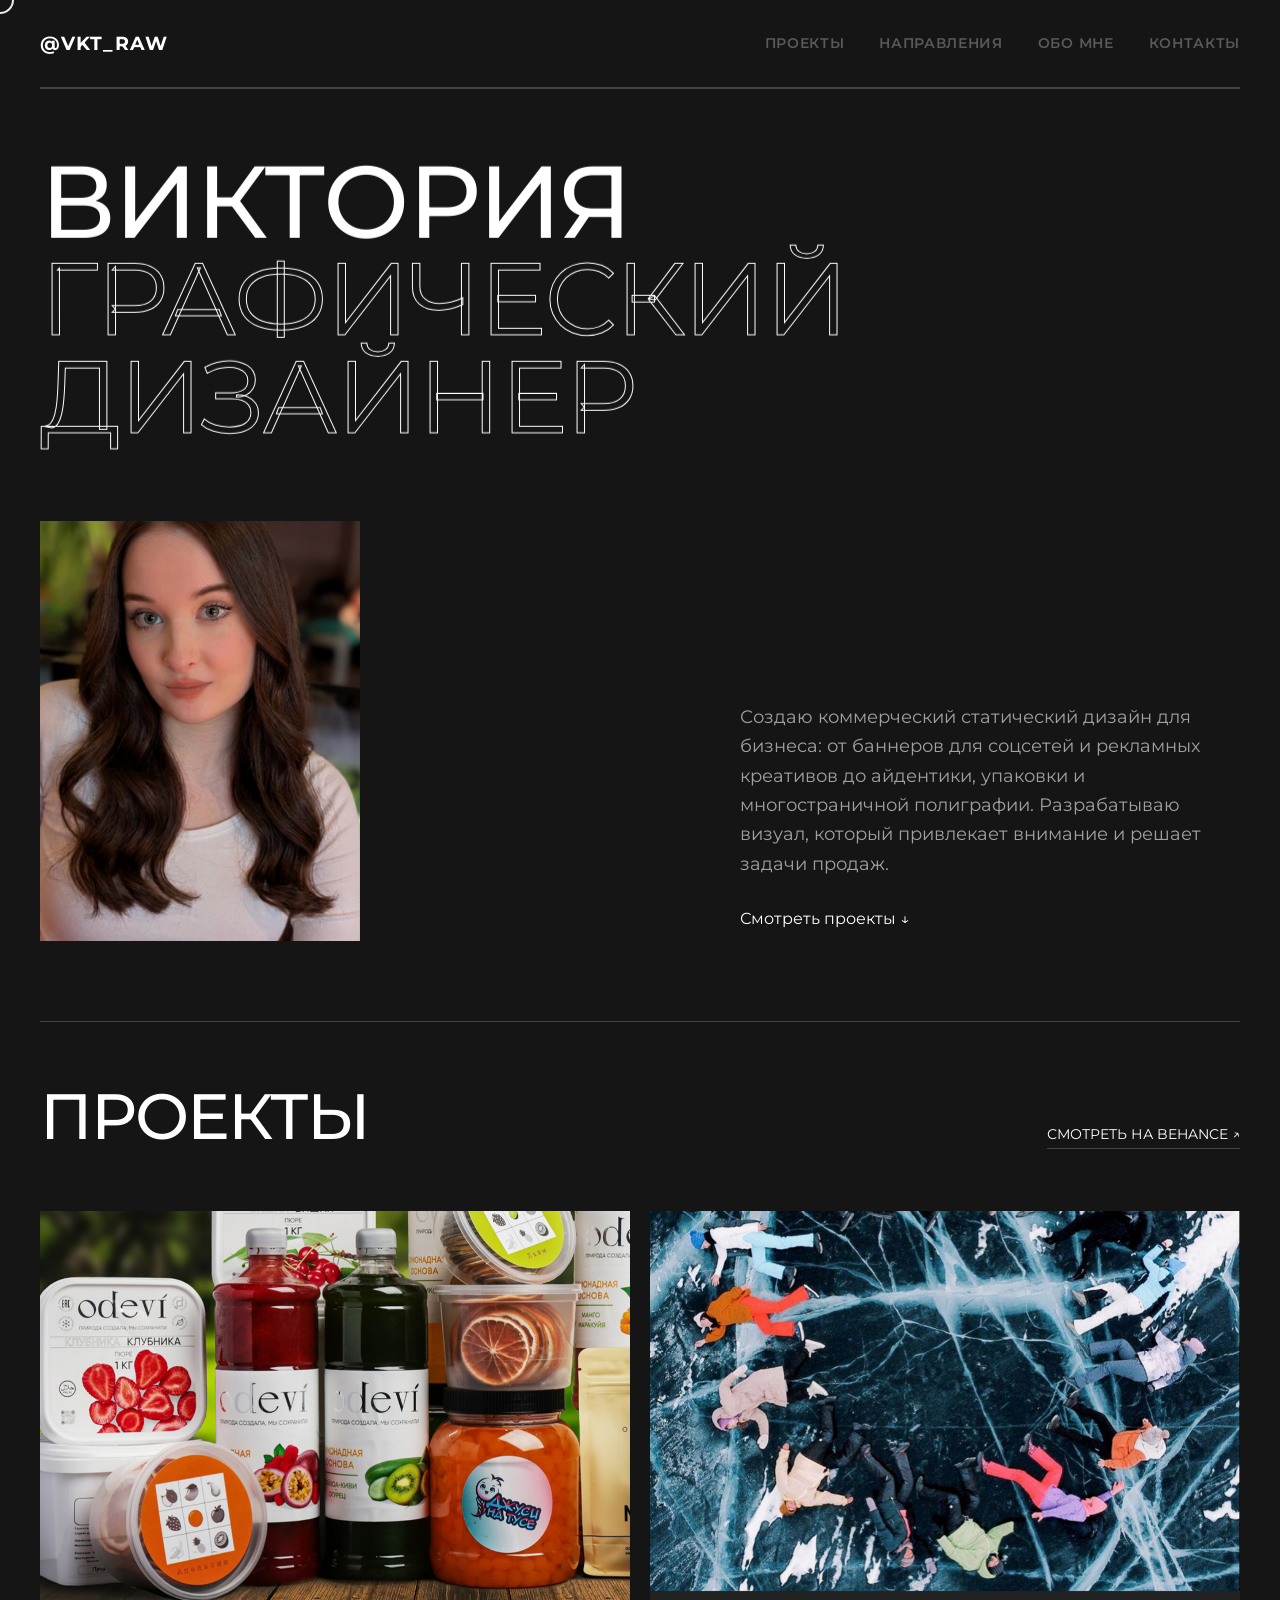
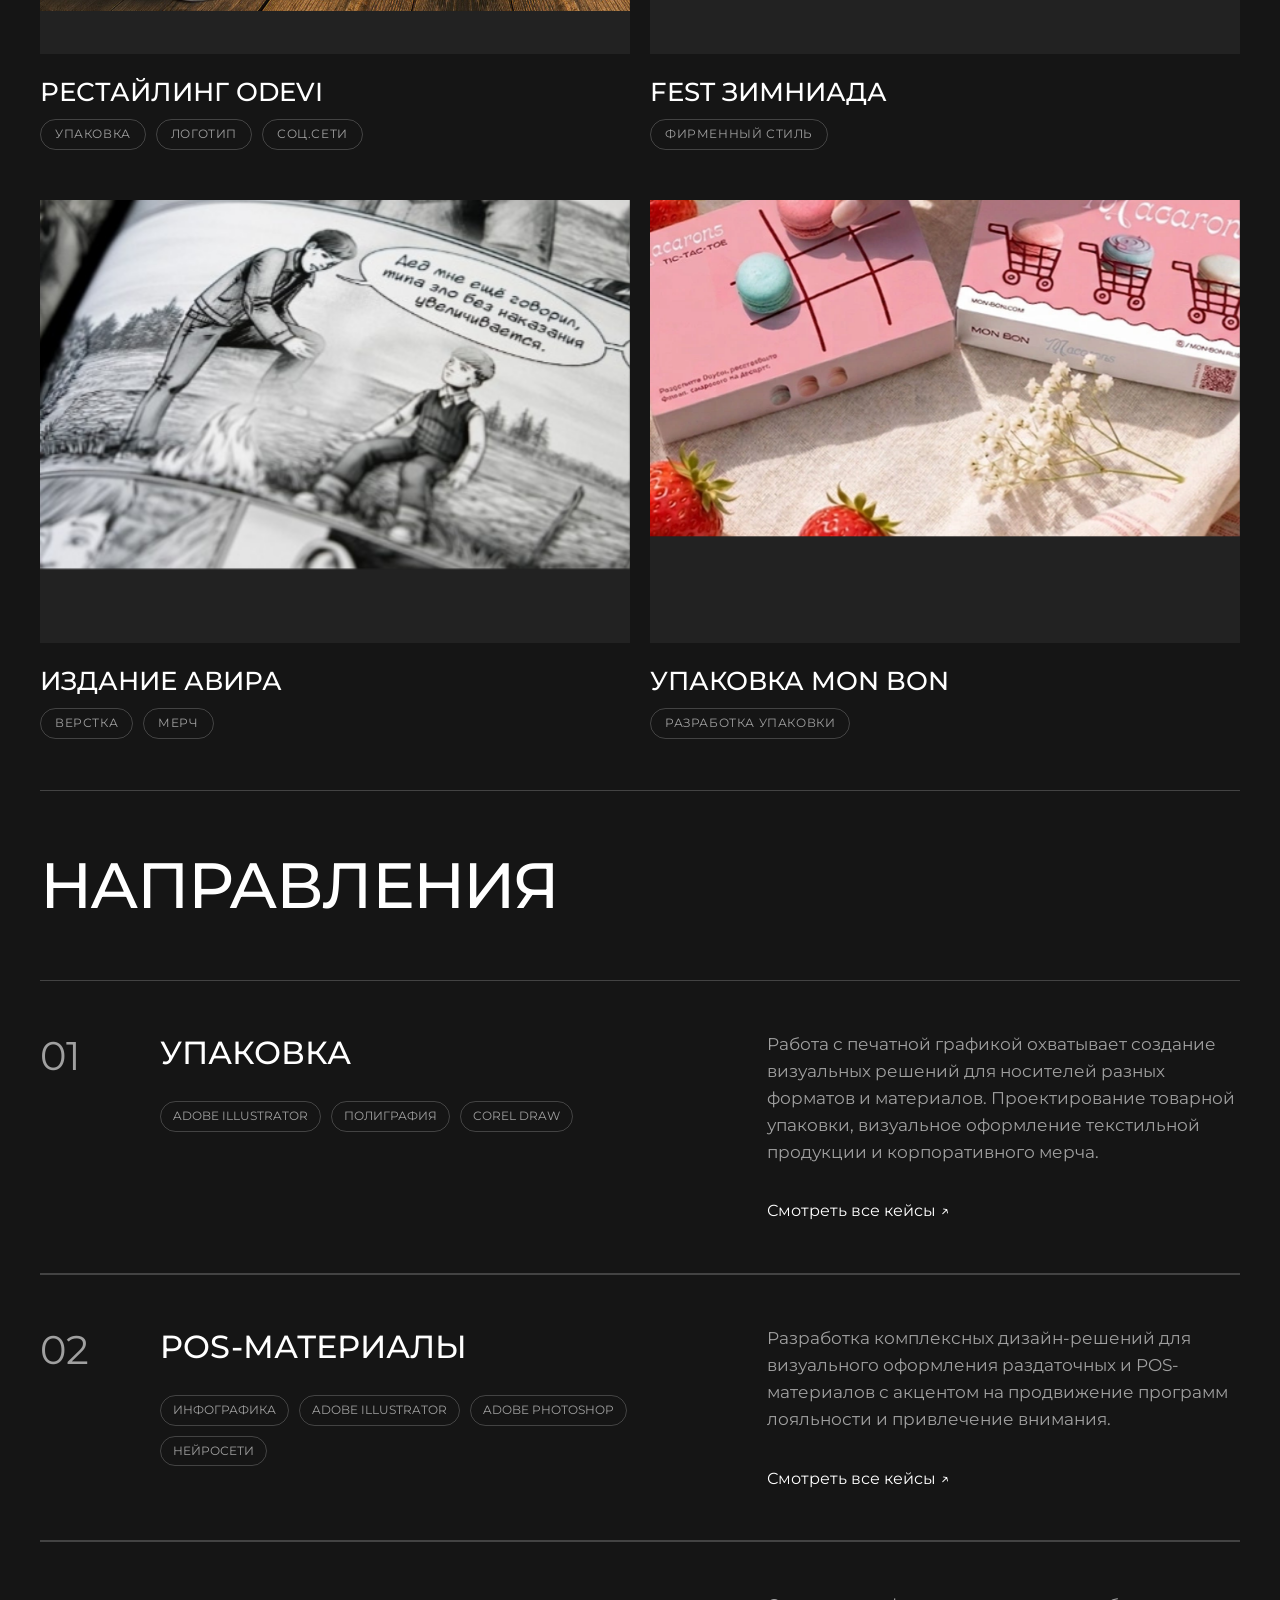
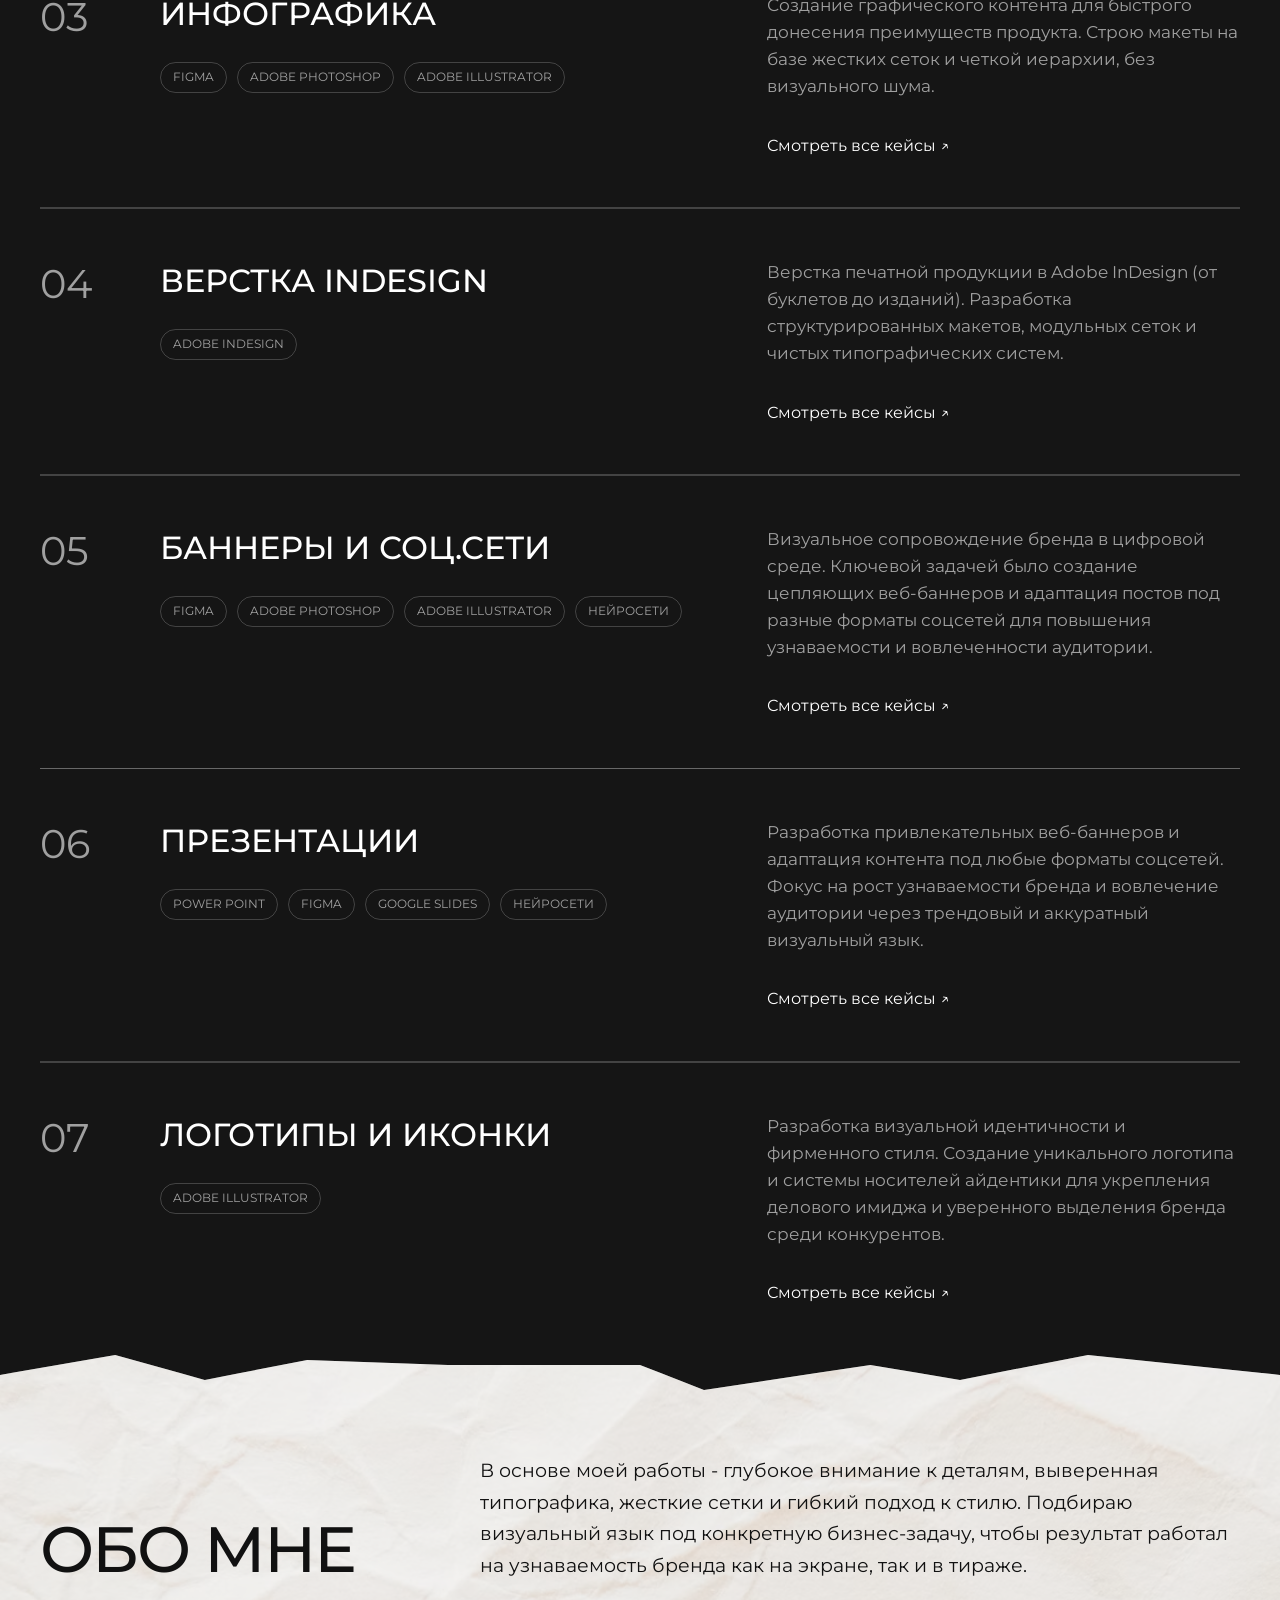
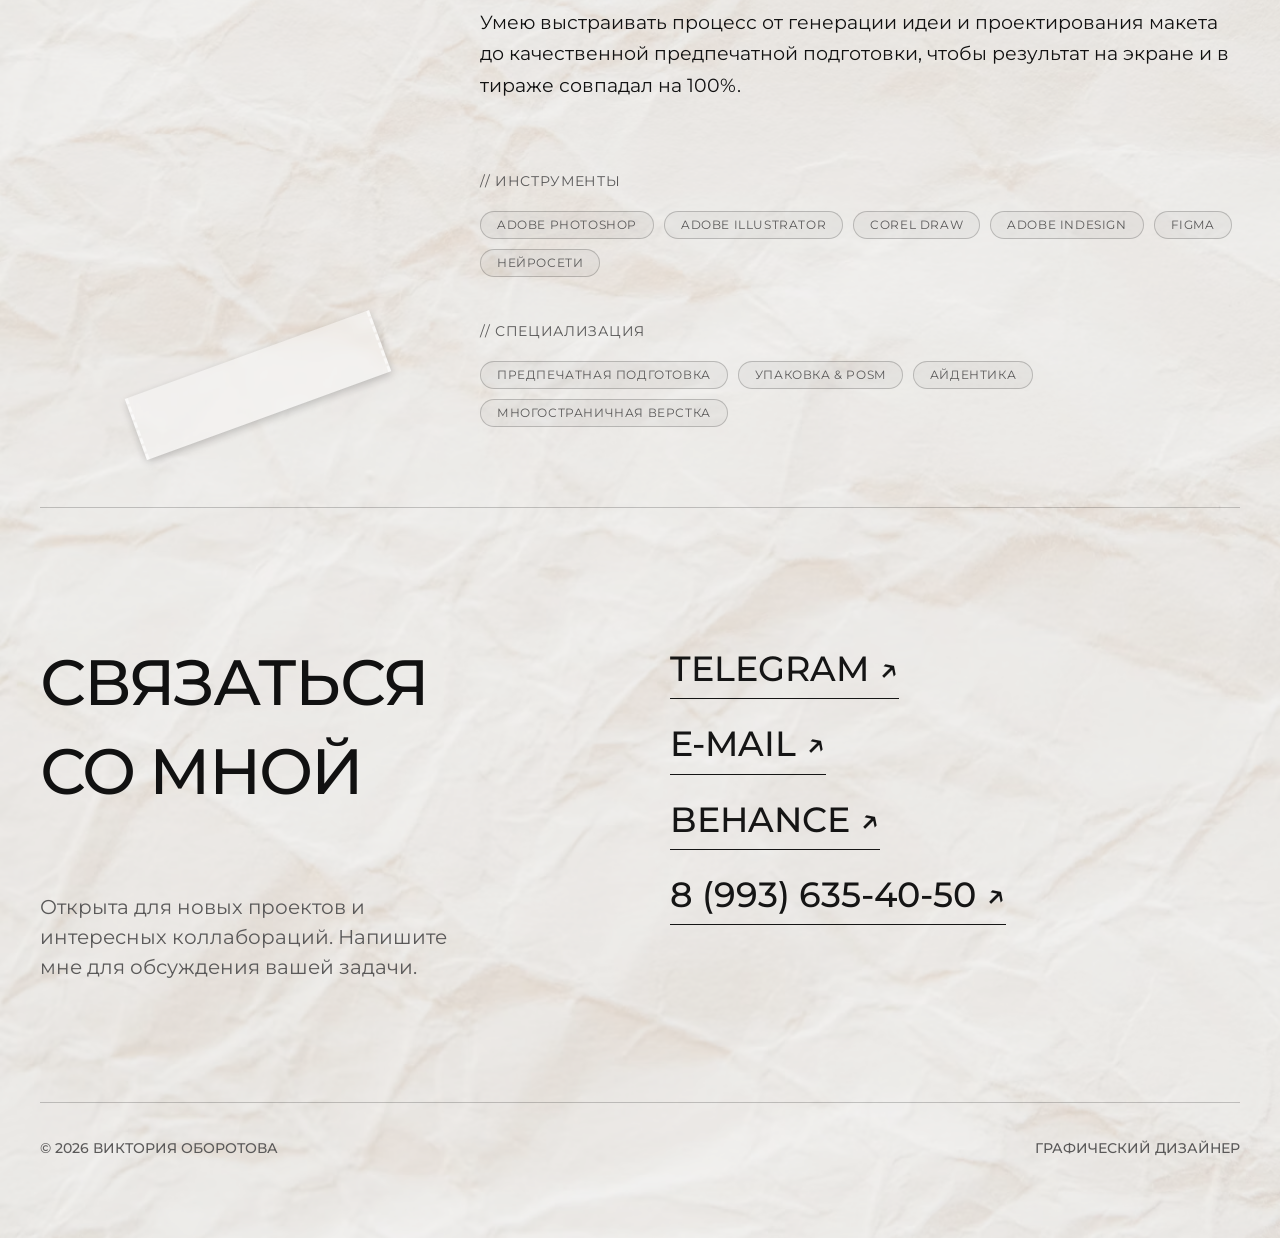
<file: index.html>
<!DOCTYPE html>
<html lang="ru">

<head>
    <meta charset="UTF-8">
    <meta name="viewport" content="width=device-width, initial-scale=1.0">
    <title>Виктория - Портфолио графического дизайнера</title>
    <link rel="preconnect" href="https://fonts.googleapis.com">
    <link rel="preconnect" href="https://fonts.gstatic.com" crossorigin>
    <link href="https://fonts.googleapis.com/css2?family=Montserrat:wght@300;400;500;600&display=swap" rel="stylesheet">
    <link rel="icon" type="image/svg+xml"
        href="data:image/svg+xml,<svg xmlns='http://www.w3.org/2000/svg' viewBox='0 0 32 32'><circle cx='16' cy='16' r='13' fill='none' stroke='%23ffffff' stroke-width='4'/></svg>">
    <link rel="stylesheet" href="style.css">
</head>

<body>
   
    <div class="site-wrapper">
        <div class="container">
            <header class="header" id="header">
                <div class="logo">@VKT_RAW</div>
                <nav class="nav">
                    <a href="#projects" class="nav__link">Проекты</a>
                    <a href="#cases" class="nav__link">Направления</a>
                    <a href="#about" class="nav__link">Обо мне</a>
                    <a href="#contacts" class="nav__link">Контакты</a>
                </nav>
            </header>

            <main class="hero" id="hero">
                <div class="hero__top parallax-el" data-speed="-0.12">
                    <h1 class="title title--main">ВИКТОРИЯ</h1>
                    <h1 class="title title--main title--outline">ГРАФИЧЕСКИЙ ДИЗАЙНЕР</h1>
                </div>
                <div class="hero__bottom">
                    <div class="hero__photo-wrapper">
                        <img src="assets/image-2.webp" alt="Виктория" class="hero__photo parallax-el" data-speed="0.15">
                    </div>
                    <div class="hero__info">
                        <p class="hero__desc">
                            Создаю коммерческий статический дизайн для бизнеса: от баннеров для соцсетей и рекламных
                            креативов до айдентики, упаковки и многостраничной полиграфии. Разрабатываю визуал, который
                            привлекает внимание и решает задачи продаж.
                        </p>
                        <a href="#projects" class="btn">Смотреть проекты <span>↓</span></a>
                    </div>
                </div>
            </main>

            <section class="projects" id="projects">
                <div class="section-header">
                    <h2 class="title title--section">ПРОЕКТЫ</h2>
                    <a href="https://www.behance.net/wg77" target="_blank" class="section-link">Смотреть на Behance
                        ↗</a>
                </div>

                <div class="projects__grid">
                    <a href="https://www.behance.net/gallery/255048103/redizajn-upakovki" target="_blank"
                        class="project-card reveal">
                        <div class="project-card__image">
                            <div class="parallax-img-wrapper parallax-el" data-speed="0.1">
                                <img src="assets/Проект-ODEVI.webp" alt="Редизайн ODEVI">
                            </div>
                        </div>
                        <div class="project-card__info">
                            <h3 class="project-card__title">Рестайлинг ODEVI</h3>
                            <div class="project-card__tags">
                                <span>Упаковка</span><span>Логотип</span><span>Соц.сети</span>
                            </div>
                        </div>
                    </a>

                    <a href="https://www.behance.net/gallery/254505147/firmennyj-stil-festivalja-zimniada"
                        target="_blank" class="project-card reveal">
                        <div class="project-card__image">
                            <div class="parallax-img-wrapper parallax-el" data-speed="0.12">
                                <img src="assets/Проект-Зимниада.webp" alt="Fest ЗИМНИАДА">
                            </div>
                        </div>
                        <div class="project-card__info">
                            <h3 class="project-card__title">Fest ЗИМНИАДА</h3>
                            <div class="project-card__tags">
                                <span>Фирменный стиль</span>
                            </div>
                        </div>
                    </a>

                    <a href="https://disk.yandex.ru/d/2m4_vInU-udmKg" target="_blank" class="project-card reveal">
                        <div class="project-card__image">
                            <div class="parallax-img-wrapper parallax-el" data-speed="0.08">
                                <img src="assets/Проект-Авира.webp" alt="Издание АВИРА">
                            </div>
                        </div>
                        <div class="project-card__info">
                            <h3 class="project-card__title">Издание АВИРА</h3>
                            <div class="project-card__tags">
                                <span>Верстка</span><span>Мерч</span>
                            </div>
                        </div>
                    </a>

                    <a href="https://www.behance.net/gallery/254801557/MONBON-razrabotka-dizajna-upakovki-korobki"
                        target="_blank" class="project-card reveal">
                        <div class="project-card__image">
                            <div class="parallax-img-wrapper parallax-el" data-speed="0.1">
                                <img src="assets/Проект-МОНБОН.webp" alt="Упаковка MON BON">
                            </div>
                        </div>
                        <div class="project-card__info">
                            <h3 class="project-card__title">Упаковка MON BON</h3>
                            <div class="project-card__tags">
                                <span>Разработка упаковки</span>
                            </div>
                        </div>
                    </a>
                </div>
            </section>

            <section class="cases" id="cases">
                <h2 class="title title--section">НАПРАВЛЕНИЯ</h2>
                <div class="cases__list">
                    <div class="cases__item reveal">
                        <div class="cases__num parallax-el" data-speed="-0.1">01</div>
                        <div class="cases__col-title">
                            <h3 class="cases__title">Упаковка</h3>
                            <div class="cases__tags">
                                <span>Adobe Illustrator</span><span>Полиграфия</span><span>Corel Draw</span>
                            </div>
                        </div>
                        <div class="cases__col-desc">
                            <p>Работа с печатной графикой охватывает создание визуальных решений для носителей разных
                                форматов и материалов. Проектирование товарной упаковки, визуальное оформление
                                текстильной продукции и корпоративного мерча.</p>
                            <a href="https://disk.yandex.ru/d/fytX3h_qH-3Ffw" target="_blank"
                                class="btn btn--outline">Смотреть все кейсы ↗</a>
                        </div>
                    </div>

                    <div class="cases__item reveal">
                        <div class="cases__num parallax-el" data-speed="-0.1">02</div>
                        <div class="cases__col-title">
                            <h3 class="cases__title">POS-Материалы</h3>
                            <div class="cases__tags">
                                <span>Инфографика</span><span>Adobe Illustrator</span><span>Adobe
                                    Photoshop</span><span>Нейросети</span>
                            </div>
                        </div>
                        <div class="cases__col-desc">
                            <p>Разработка комплексных дизайн-решений для визуального оформления раздаточных и
                                POS-материалов с акцентом на продвижение программ лояльности и привлечение внимания.</p>
                            <a href="https://disk.yandex.ru/d/tR2dEikeKY4P-A" target="_blank"
                                class="btn btn--outline">Смотреть все кейсы ↗</a>
                        </div>
                    </div>

                    <div class="cases__item reveal">
                        <div class="cases__num parallax-el" data-speed="-0.1">03</div>
                        <div class="cases__col-title">
                            <h3 class="cases__title">Инфографика</h3>
                            <div class="cases__tags">
                                <span>Figma</span><span>Adobe Photoshop</span><span>Adobe Illustrator</span>
                            </div>
                        </div>
                        <div class="cases__col-desc">
                            <p>Создание графического контента для быстрого донесения преимуществ продукта. Строю макеты
                                на базе жестких сеток и четкой иерархии, без визуального шума.</p>
                            <a href="https://disk.yandex.ru/d/HyvB6q7zGKvHog" target="_blank"
                                class="btn btn--outline">Смотреть все кейсы ↗</a>
                        </div>
                    </div>

                    <div class="cases__item reveal">
                        <div class="cases__num parallax-el" data-speed="-0.1">04</div>
                        <div class="cases__col-title">
                            <h3 class="cases__title">Верстка InDesign</h3>
                            <div class="cases__tags">
                                <span>Adobe InDesign</span>
                            </div>
                        </div>
                        <div class="cases__col-desc">
                            <p>Верстка печатной продукции в Adobe InDesign (от буклетов до изданий). Разработка
                                структурированных макетов, модульных сеток и чистых типографических систем.</p>
                            <a href="https://disk.yandex.ru/d/mzSpfniAR3NMDQ" target="_blank"
                                class="btn btn--outline">Смотреть все кейсы ↗</a>
                        </div>
                    </div>

                    <div class="cases__item reveal">
                        <div class="cases__num parallax-el" data-speed="-0.1">05</div>
                        <div class="cases__col-title">
                            <h3 class="cases__title">Баннеры и соц.сети</h3>
                            <div class="cases__tags">
                                <span>Figma</span><span>Adobe Photoshop</span><span>Adobe Illustrator</span><span>Нейросети</span>
                            </div>
                        </div>
                        <div class="cases__col-desc">
                            <p>Визуальное сопровождение бренда в цифровой среде. Ключевой задачей было создание
                                цепляющих веб-баннеров и адаптация постов под разные форматы соцсетей для повышения
                                узнаваемости и вовлеченности аудитории.</p>
                            <a href="https://disk.yandex.ru/d/D0bwJGQxRH4D5Q" target="_blank"
                                class="btn btn--outline">Смотреть все кейсы ↗</a>
                        </div>
                    </div>
                                     <div class="cases__item reveal">
                        <div class="cases__num parallax-el" data-speed="-0.1">06</div>
                        <div class="cases__col-title">
                            <h3 class="cases__title">Презентации</h3>
                            <div class="cases__tags">
                                <span>Power Point</span><span>Figma</span><span>Google Slides</span><span>Нейросети</span>
                            </div>
                        </div>
                        <div class="cases__col-desc">
                            <p>Разработка привлекательных веб-баннеров и адаптация контента под любые форматы соцсетей. Фокус на рост узнаваемости бренда и вовлечение аудитории через трендовый и аккуратный визуальный язык.</p>
                            <a href="https://disk.yandex.ru/d/NILR1Cvu7djiJA" target="_blank"
                                class="btn btn--outline">Смотреть все кейсы ↗</a>
                        </div>
                    </div>

                    <div class="cases__item reveal">
                        <div class="cases__num parallax-el" data-speed="-0.1">07</div>
                        <div class="cases__col-title">
                            <h3 class="cases__title">Логотипы и иконки</h3>
                            <div class="cases__tags">
                                <span>Adobe Illustrator</span>
                                
                            </div>
                        </div>
                        <div class="cases__col-desc">
                            <p>Разработка визуальной идентичности и фирменного стиля. Создание уникального логотипа и системы носителей айдентики для укрепления делового имиджа и уверенного выделения бренда среди конкурентов.</p>
                            <a href="https://disk.yandex.ru/d/8knC8nWF3JEIBw" target="_blank"
                                class="btn btn--outline">Смотреть все кейсы ↗</a>
                        </div>
                    </div>
                </div>
            </section>
        </div>

        <div class="paper-footer-wrapper" id="about">
            <div class="tape-wrapper parallax-el" data-speed="-0.15">
                <div class="tape top-left-tape"></div>
            </div>

            <footer class="paper-footer">
                <div class="container">
                    <section class="about">
                        <div class="about__grid reveal">
                            <div class="about__col-left">
                                <h2 class="title title--section">ОБО МНЕ</h2>
                            </div>
                            <div class="about__col-right">
                                <div class="about__text">
                                    <p>В основе моей работы - глубокое внимание к деталям, выверенная типографика,
                                        жесткие сетки и гибкий подход к стилю. Подбираю визуальный язык под конкретную
                                        бизнес-задачу, чтобы результат работал на узнаваемость бренда как на экране, так
                                        и в тираже.</p>
                                    <p>Умею выстраивать процесс от генерации идеи и проектирования макета до
                                        качественной предпечатной подготовки, чтобы результат на экране и в тираже
                                        совпадал на 100%.</p>
                                </div>
                                <div class="about__skills-wrap">
                                    <div class="about__skills-group">
                                        <span>// ИНСТРУМЕНТЫ</span>
                                        <div class="cases__tags">
                                            <span>Adobe Photoshop</span>
                                            <span>Adobe Illustrator</span>
                                            <span>Corel Draw</span>
                                            <span>Adobe InDesign</span>
                                            <span>Figma</span>
                                            <span>Нейросети</span>
                                        </div>
                                    </div>
                                    <div class="about__skills-group">
                                        <span>// СПЕЦИАЛИЗАЦИЯ</span>
                                        <div class="cases__tags">
                                            <span>Предпечатная подготовка</span>
                                            <span>Упаковка & POSM</span>
                                            <span>Айдентика</span>
                                            <span>Многостраничная верстка</span>
                                        </div>
                                    </div>
                                </div>
                            </div>
                        </div>
                    </section>

                    <div class="footer__grid" id="contacts">
                        <div class="footer__left">
                            <h2 class="title title--section">СВЯЗАТЬСЯ<br>СО МНОЙ</h2>
                            <p class="footer__desc">Открыта для новых проектов и интересных коллабораций. Напишите мне
                                для обсуждения вашей задачи.</p>
                        </div>
                        <div class="footer__right">
                            <a href="https://t.me/vkt_raw" target="_blank" class="footer__link">Telegram ↗</a>
                            <a href="https://mail.google.com/mail/?view=cm&fs=1&to=oborotova.vika.06@gmail.com"
                                target="_blank" class="footer__link">E-mail ↗</a>
                            <a href="https://www.behance.net/wg77" target="_blank" class="footer__link">Behance ↗</a>
                            <a href="tel:+79936354050" class="footer__link">8 (993) 635-40-50 ↗</a>
                        </div>
                    </div>
                    <div class="footer__bottom">
                        <span>© 2026 Виктория Оборотова</span>
                        <span>Графический дизайнер</span>
                    </div>
                </div>
            </footer>
        </div>
    </div>

    <div class="custom-cursor" id="cursor"></div>

    <script>



        document.addEventListener('DOMContentLoaded', () => {

            const cursor = document.getElementById('cursor');

            document.addEventListener('mousemove', (e) => {
                cursor.style.left = `${e.clientX}px`;
                cursor.style.top = `${e.clientY}px`;
            });

            document.addEventListener('mouseleave', () => cursor.classList.add('custom-cursor--hidden'));
            document.addEventListener('mouseenter', () => cursor.classList.remove('custom-cursor--hidden'));

            const interactiveElements = document.querySelectorAll('a, button, .project-card, .cases__item');
            interactiveElements.forEach(el => {
                el.addEventListener('mouseenter', () => cursor.classList.add('custom-cursor--hover'));
                el.addEventListener('mouseleave', () => cursor.classList.remove('custom-cursor--hover'));
            });


            const revealOptions = {
                threshold: 0.15,
                rootMargin: '0px 0px -40px 0px'
            };

            const observer = new IntersectionObserver((entries) => {
                entries.forEach(entry => {
                    if (entry.isIntersecting) {
                        entry.target.classList.add('active');
                    }
                });
            }, revealOptions);

            document.querySelectorAll('.reveal').forEach(el => observer.observe(el));

            let parallaxData = [];

            window.initParallax = function () {
                parallaxData = Array.from(document.querySelectorAll('.parallax-el')).map(el => {
                    const currentTransform = el.style.transform;
                    el.style.transform = 'none';

                    const rect = el.getBoundingClientRect();
                    const absoluteTop = rect.top + window.scrollY;
                    const height = rect.height;

                    el.style.transform = currentTransform;

                    return {
                        el: el,
                        speed: parseFloat(el.getAttribute('data-speed')) || 0,
                        topPos: absoluteTop,
                        height: height
                    };
                });
            }

            initParallax();
            setTimeout(initParallax, 1000);
            window.addEventListener('resize', initParallax);

            let isScrolling = false;
            window.addEventListener('scroll', () => {
                if (!isScrolling) {
                    window.requestAnimationFrame(() => {
                        const scrollY = window.scrollY;
                        const windowCenter = scrollY + window.innerHeight / 2;

                        parallaxData.forEach(item => {
                            const elCenter = item.topPos + (item.height / 2);
                            const diff = windowCenter - elCenter;
                            const y = diff * item.speed;
                            item.el.style.transform = `translateY(${y}px)`;
                        });
                        isScrolling = false;
                    });
                    isScrolling = true;
                }
            });
        });
    </script>
</body>

</html>
</file>
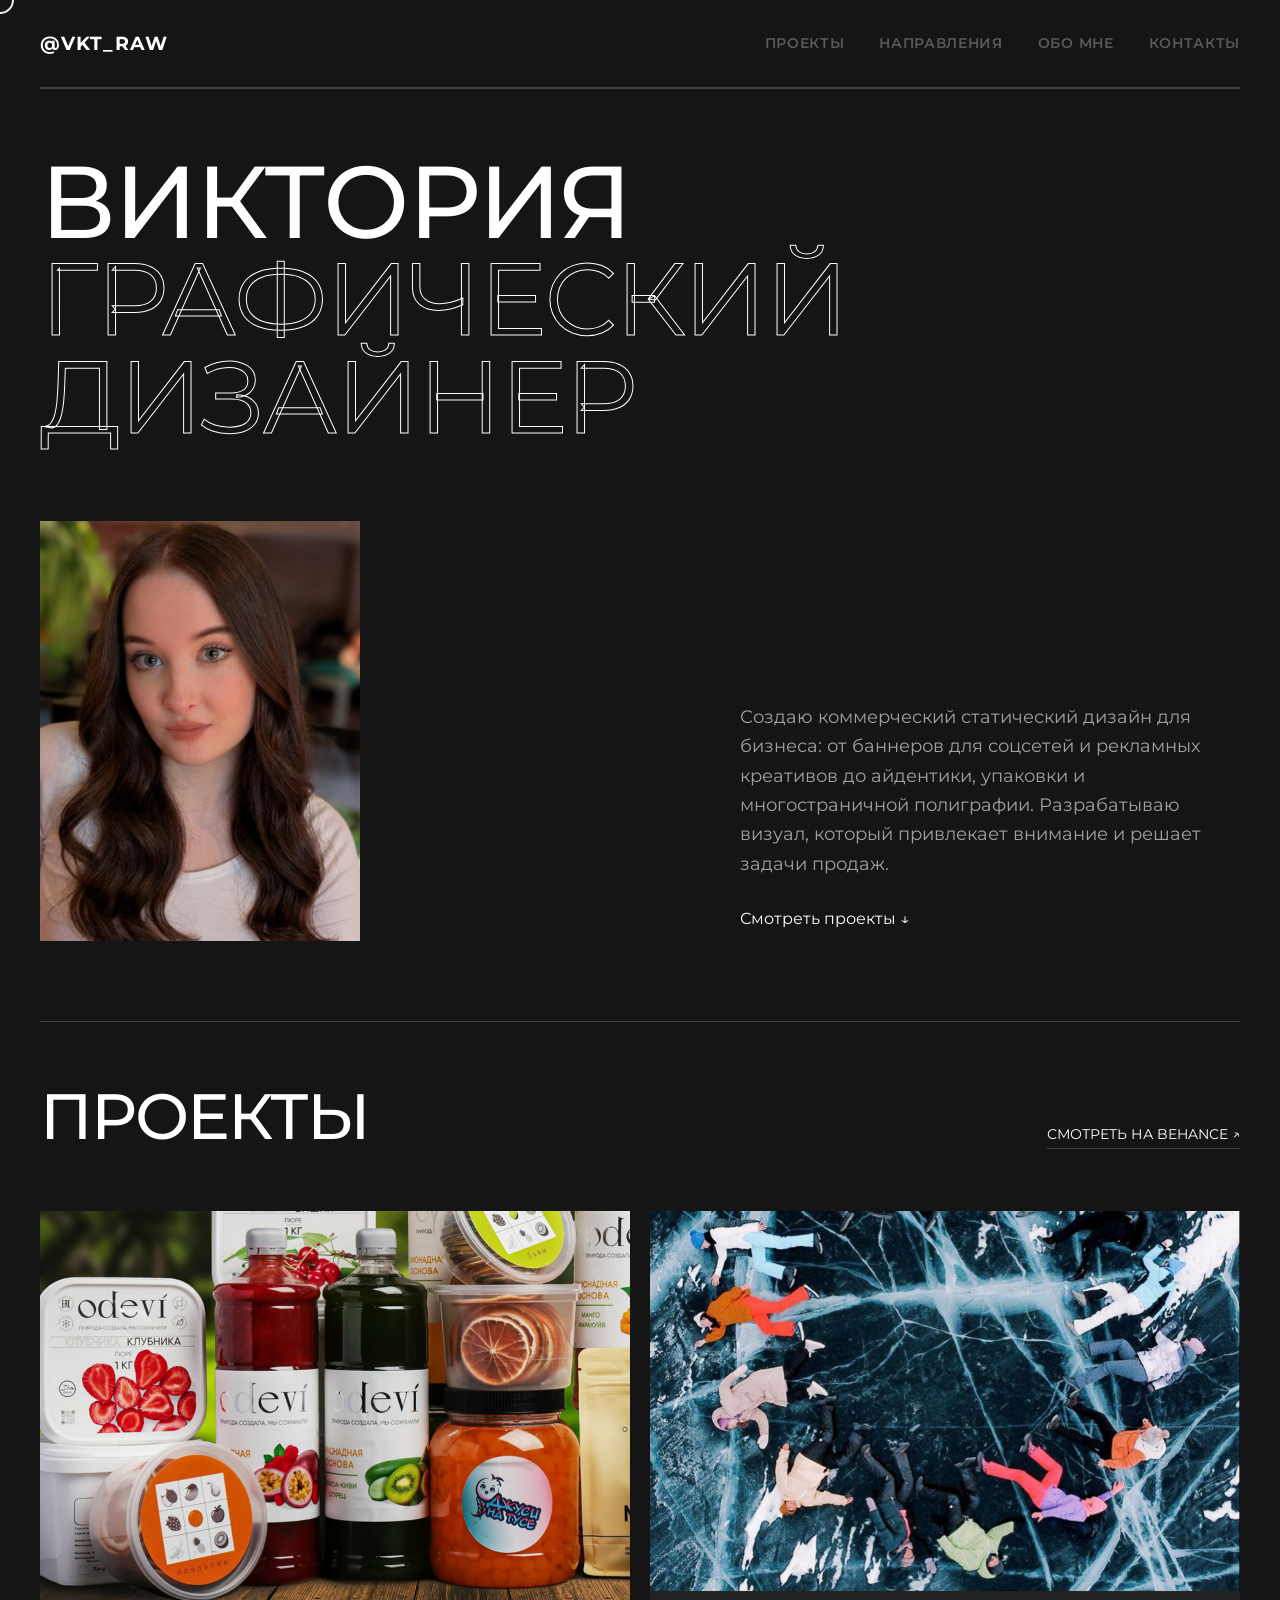
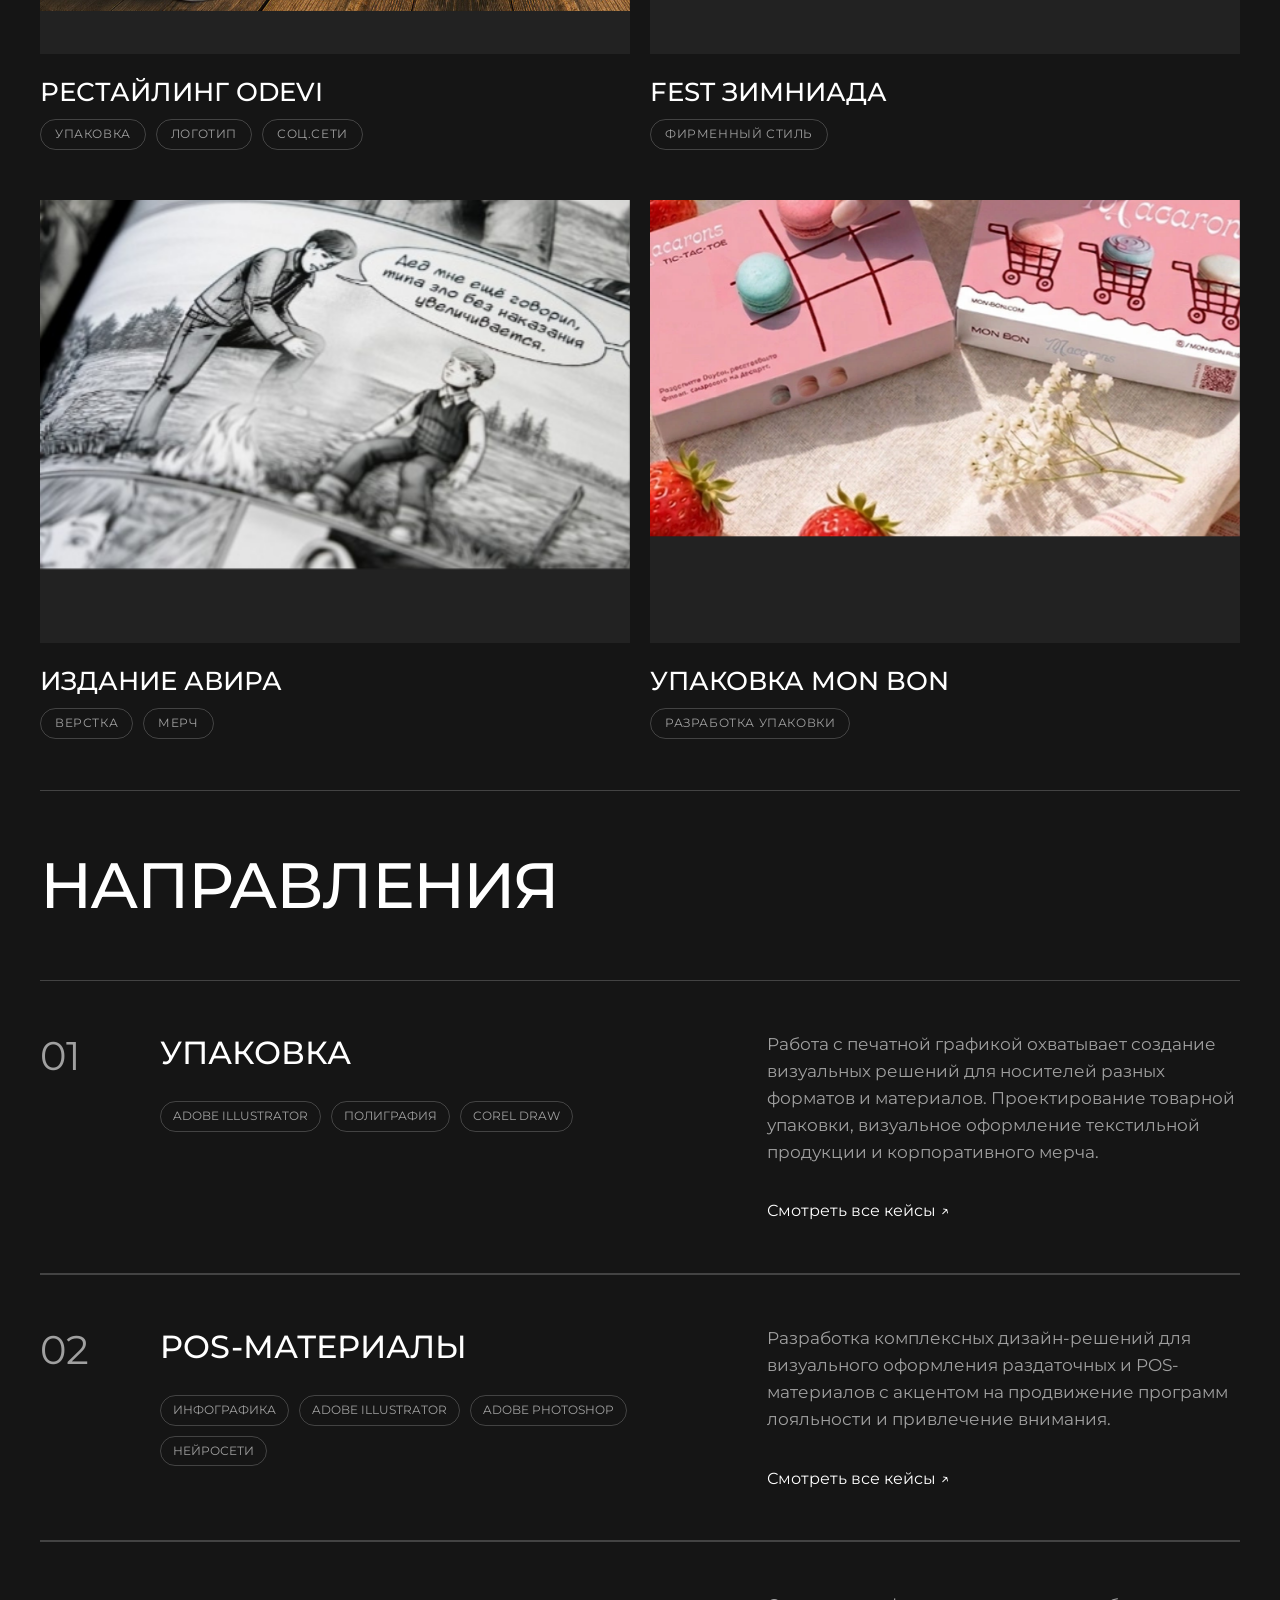
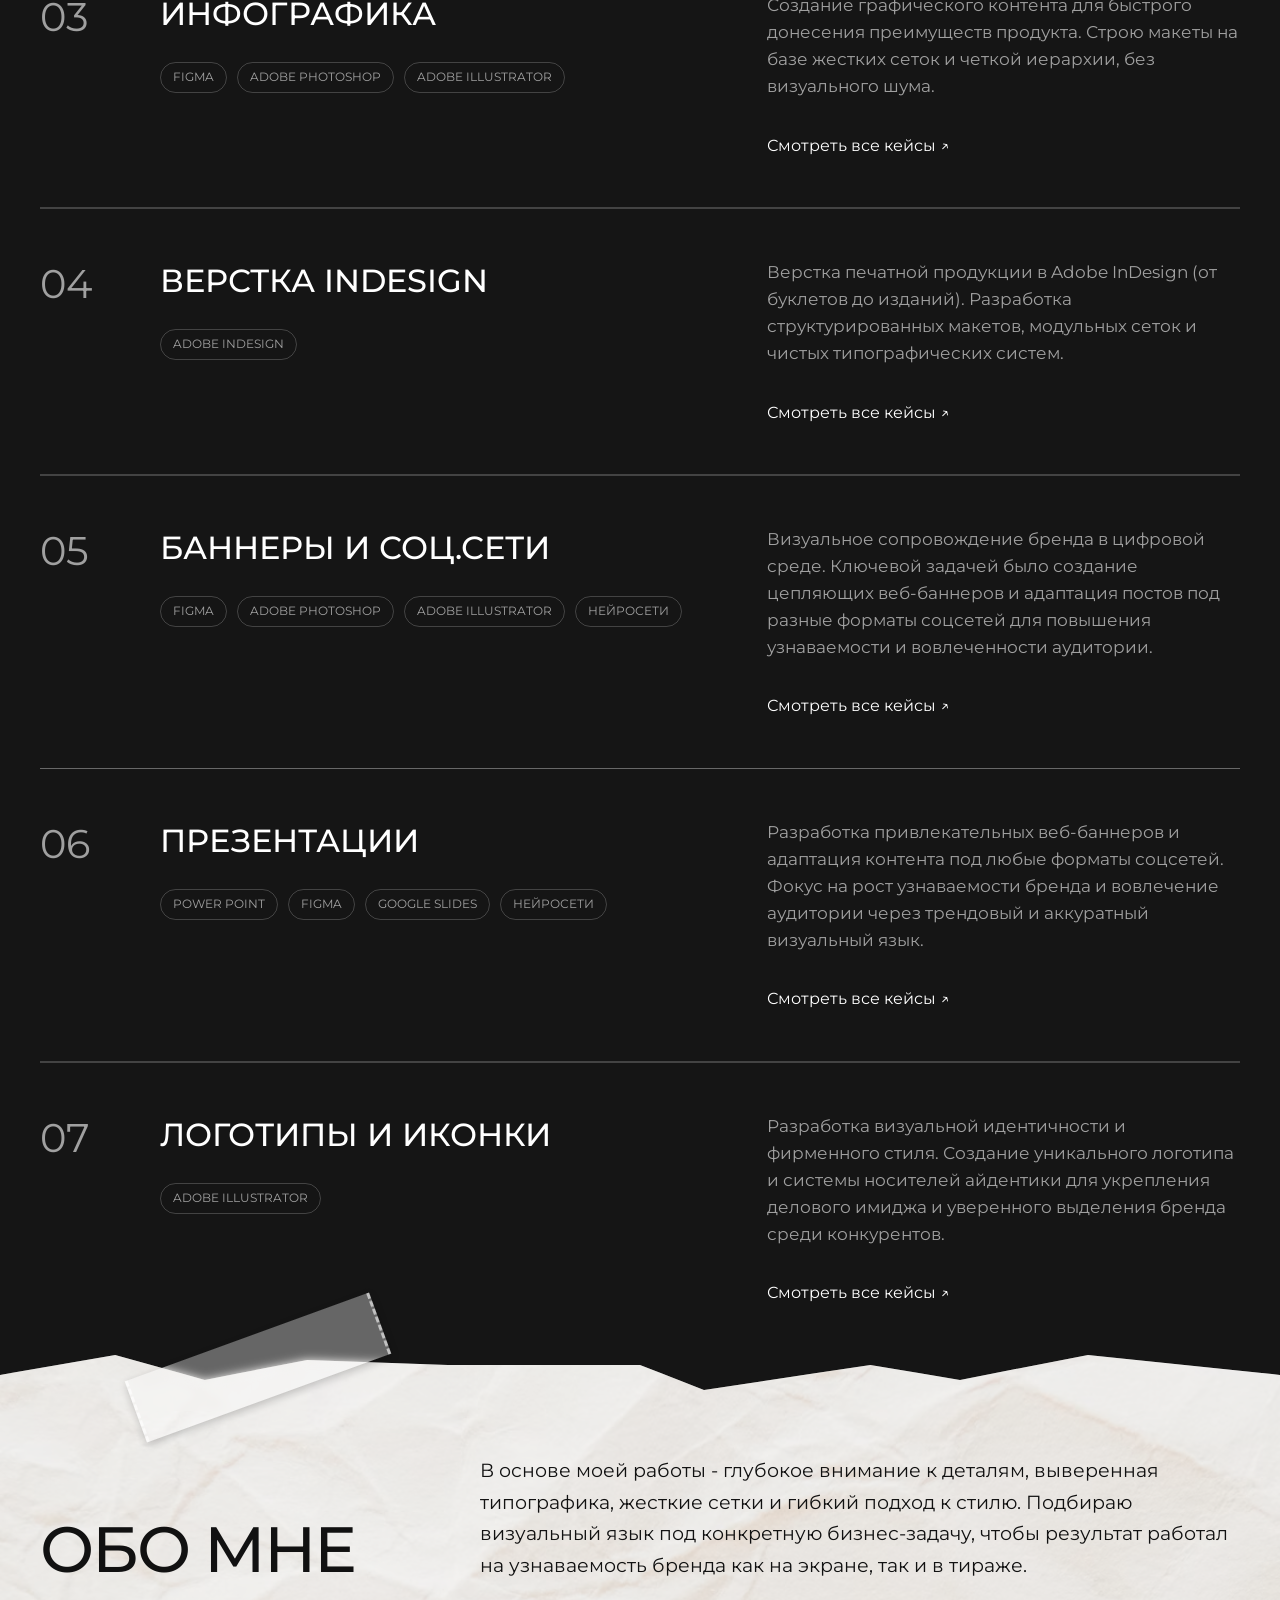
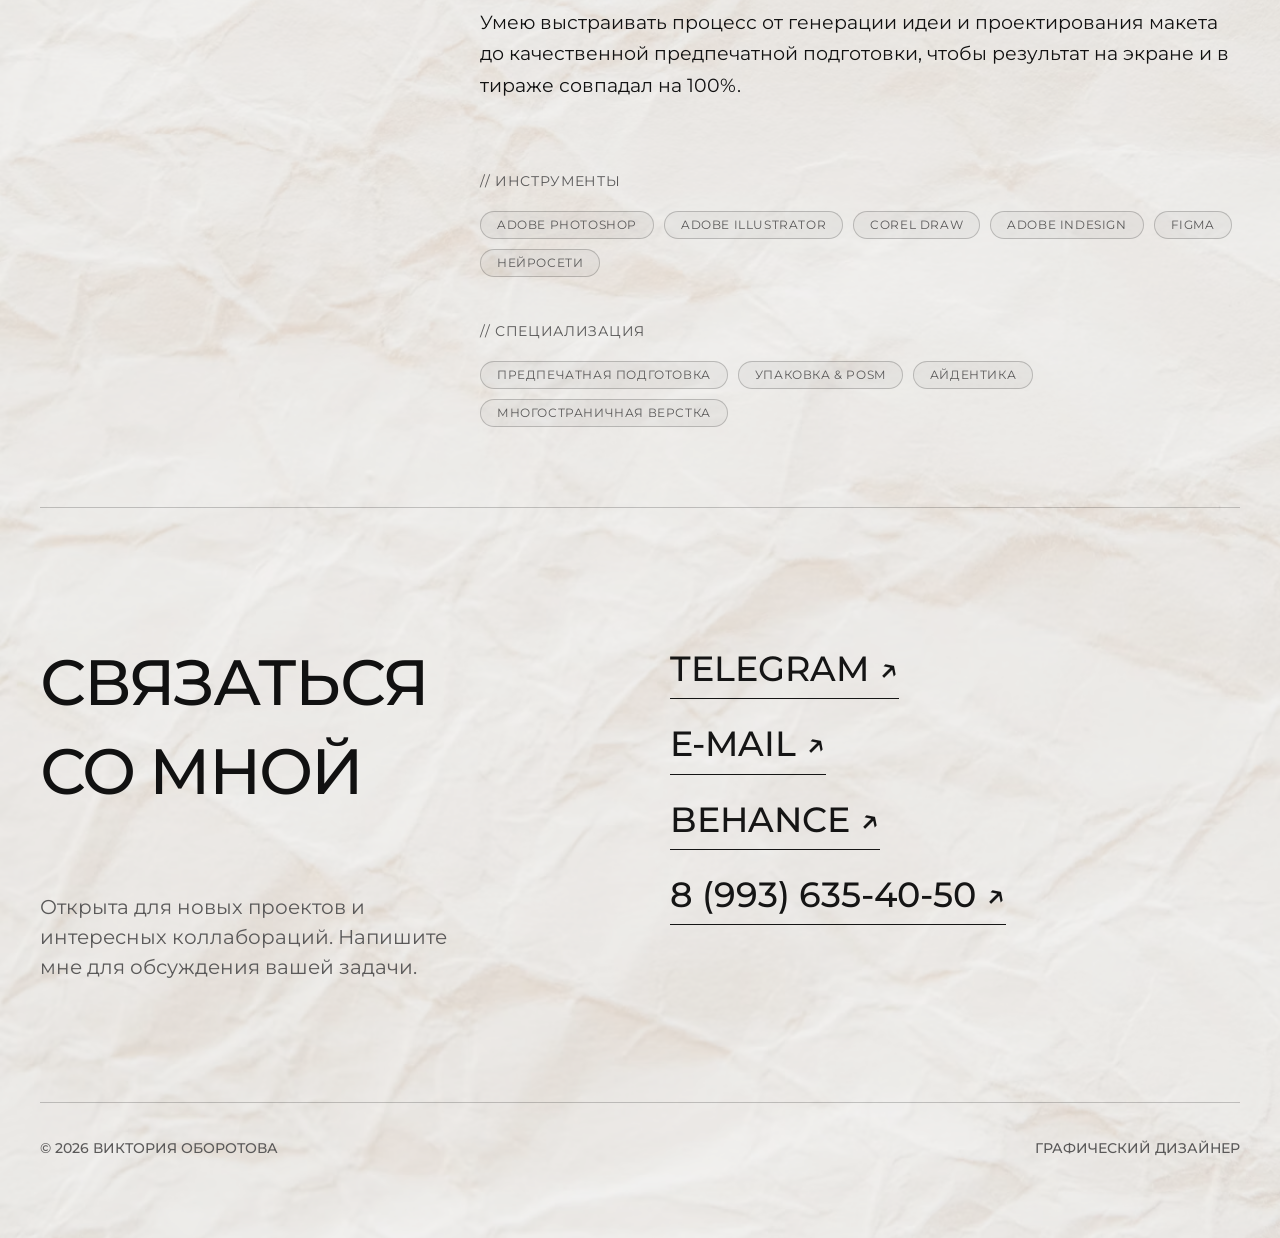
<file: design.html>
<!DOCTYPE html>
<html lang="ru">

<head>
    <meta charset="UTF-8">
    <meta name="viewport" content="width=device-width, initial-scale=1.0">
    <title>Виктория - Портфолио графического дизайнера</title>
    <link rel="preconnect" href="https://fonts.googleapis.com">
    <link rel="preconnect" href="https://fonts.gstatic.com" crossorigin>
    <link href="https://fonts.googleapis.com/css2?family=Montserrat:wght@300;400;500;600;700&display=swap"
        rel="stylesheet">
    <link rel="icon" type="image/svg+xml"
        href="data:image/svg+xml,<svg xmlns='http://www.w3.org/2000/svg' viewBox='0 0 32 32'><circle cx='16' cy='16' r='13' fill='none' stroke='%23ffffff' stroke-width='4'/></svg>">
    <link rel="stylesheet" href="style.css">
</head>

<body>

    <div class="site-wrapper">
        <div class="container">
            <header class="header" id="header">
                <div class="logo">@VKT_RAW</div>
                <nav class="nav">
                    <a href="#projects" class="nav__link">Проекты</a>
                    <a href="#cases" class="nav__link">Направления</a>
                    <a href="#about" class="nav__link">Обо мне</a>
                    <a href="#contacts" class="nav__link">Контакты</a>
                    <!-- <a href="uxui.html" class="nav__link nav__link--highlight">Портфолио UX/UI</a> -->
                </nav>
            </header>

            <main class="hero" id="hero">
                <div class="hero__top parallax-el" data-speed="-0.12">
                    <h1 class="title title--main">ВИКТОРИЯ</h1>
                    <h1 class="title title--main title--outline">ГРАФИЧЕСКИЙ ДИЗАЙНЕР</h1>
                </div>
                <div class="hero__bottom">
                    <div class="hero__photo-wrapper">
                        <img src="assets/image-2.webp" alt="Виктория" class="hero__photo " data-speed="0.15">
                    </div>
                    <div class="hero__info">
                        <p class="hero__desc">
                            Создаю коммерческий статический дизайн для бизнеса: от баннеров для соцсетей и рекламных
                            креативов до айдентики, упаковки и многостраничной полиграфии. Разрабатываю визуал, который
                            привлекает внимание и решает задачи продаж.
                        </p>
                        <a href="#projects" class="btn">Смотреть проекты <span>↓</span></a>
                    </div>
                </div>
            </main>

            <section class="projects" id="projects">
                <div class="section-header">
                    <h2 class="title title--section">ПРОЕКТЫ</h2>
                    <a href="https://www.behance.net/wg77" target="_blank" class="section-link">Смотреть на Behance
                        ↗</a>
                </div>

                <div class="projects__grid">
                    <a href="https://www.behance.net/gallery/255048103/redizajn-upakovki" target="_blank"
                        class="project-card reveal">
                        <div class="project-card__image">
                            <div class="parallax-img-wrapper parallax-el" data-speed="0.1">
                                <img src="assets/Проект-ODEVI.webp" alt="Редизайн ODEVI">
                            </div>
                        </div>
                        <div class="project-card__info">
                            <h3 class="project-card__title">Рестайлинг ODEVI</h3>
                            <div class="project-card__tags">
                                <span>Упаковка</span><span>Логотип</span><span>Соц.сети</span>
                            </div>
                        </div>
                    </a>

                    <a href="https://www.behance.net/gallery/254505147/firmennyj-stil-festivalja-zimniada"
                        target="_blank" class="project-card reveal">
                        <div class="project-card__image">
                            <div class="parallax-img-wrapper parallax-el" data-speed="0.12">
                                <img src="assets/Проект-Зимниада.webp" alt="Fest ЗИМНИАДА">
                            </div>
                        </div>
                        <div class="project-card__info">
                            <h3 class="project-card__title">Fest ЗИМНИАДА</h3>
                            <div class="project-card__tags">
                                <span>Фирменный стиль</span>
                            </div>
                        </div>
                    </a>

                    <a href="https://disk.yandex.ru/d/2m4_vInU-udmKg" target="_blank" class="project-card reveal">
                        <div class="project-card__image">
                            <div class="parallax-img-wrapper parallax-el" data-speed="0.08">
                                <img src="assets/Проект-Авира.webp" alt="Издание АВИРА">
                            </div>
                        </div>
                        <div class="project-card__info">
                            <h3 class="project-card__title">Издание АВИРА</h3>
                            <div class="project-card__tags">
                                <span>Верстка</span><span>Мерч</span>
                            </div>
                        </div>
                    </a>

                    <a href="https://www.behance.net/gallery/254801557/MONBON-razrabotka-dizajna-upakovki-korobki"
                        target="_blank" class="project-card reveal">
                        <div class="project-card__image">
                            <div class="parallax-img-wrapper parallax-el" data-speed="0.1">
                                <img src="assets/Проект-МОНБОН.webp" alt="Упаковка MON BON">
                            </div>
                        </div>
                        <div class="project-card__info">
                            <h3 class="project-card__title">Упаковка MON BON</h3>
                            <div class="project-card__tags">
                                <span>Разработка упаковки</span>
                            </div>
                        </div>
                    </a>
                </div>
            </section>

            <section class="cases" id="cases">
                <h2 class="title title--section">НАПРАВЛЕНИЯ</h2>
                <div class="cases__list">
                    <div class="cases__item reveal">
                        <div class="cases__num parallax-el" data-speed="-0.1">01</div>
                        <div class="cases__col-title">
                            <h3 class="cases__title">Упаковка</h3>
                            <div class="cases__tags">
                                <span>Adobe Illustrator</span><span>Полиграфия</span><span>Corel Draw</span>
                            </div>
                        </div>
                        <div class="cases__col-desc">
                            <p>Работа с печатной графикой охватывает создание визуальных решений для носителей разных
                                форматов и материалов. Проектирование товарной упаковки, визуальное оформление
                                текстильной продукции и корпоративного мерча.</p>
                            <a href="https://disk.yandex.ru/d/fytX3h_qH-3Ffw" target="_blank"
                                class="btn btn--outline">Смотреть все кейсы ↗</a>
                        </div>
                    </div>

                    <div class="cases__item reveal">
                        <div class="cases__num parallax-el" data-speed="-0.1">02</div>
                        <div class="cases__col-title">
                            <h3 class="cases__title">POS-Материалы</h3>
                            <div class="cases__tags">
                                <span>Инфографика</span><span>Adobe Illustrator</span><span>Adobe
                                    Photoshop</span><span>Нейросети</span>
                            </div>
                        </div>
                        <div class="cases__col-desc">
                            <p>Разработка комплексных дизайн-решений для визуального оформления раздаточных и
                                POS-материалов с акцентом на продвижение программ лояльности и привлечение внимания.</p>
                            <a href="https://disk.yandex.ru/d/tR2dEikeKY4P-A" target="_blank"
                                class="btn btn--outline">Смотреть все кейсы ↗</a>
                        </div>
                    </div>

                    <div class="cases__item reveal">
                        <div class="cases__num parallax-el" data-speed="-0.1">03</div>
                        <div class="cases__col-title">
                            <h3 class="cases__title">Инфографика</h3>
                            <div class="cases__tags">
                                <span>Figma</span><span>Adobe Photoshop</span><span>Adobe Illustrator</span>
                            </div>
                        </div>
                        <div class="cases__col-desc">
                            <p>Создание графического контента для быстрого донесения преимуществ продукта. Строю макеты
                                на базе жестких сеток и четкой иерархии, без визуального шума.</p>
                            <a href="https://disk.yandex.ru/d/HyvB6q7zGKvHog" target="_blank"
                                class="btn btn--outline">Смотреть все кейсы ↗</a>
                        </div>
                    </div>

                    <div class="cases__item reveal">
                        <div class="cases__num parallax-el" data-speed="-0.1">04</div>
                        <div class="cases__col-title">
                            <h3 class="cases__title">Верстка InDesign</h3>
                            <div class="cases__tags">
                                <span>Adobe InDesign</span>
                            </div>
                        </div>
                        <div class="cases__col-desc">
                            <p>Верстка печатной продукции в Adobe InDesign (от буклетов до изданий). Разработка
                                структурированных макетов, модульных сеток и чистых типографических систем.</p>
                            <a href="https://disk.yandex.ru/d/mzSpfniAR3NMDQ" target="_blank"
                                class="btn btn--outline">Смотреть все кейсы ↗</a>
                        </div>
                    </div>

                    <div class="cases__item reveal">
                        <div class="cases__num parallax-el" data-speed="-0.1">05</div>
                        <div class="cases__col-title">
                            <h3 class="cases__title">Баннеры и соц.сети</h3>
                            <div class="cases__tags">
                                <span>Figma</span><span>Adobe Photoshop</span><span>Adobe
                                    Illustrator</span><span>Нейросети</span>
                            </div>
                        </div>
                        <div class="cases__col-desc">
                            <p>Визуальное сопровождение бренда в цифровой среде. Ключевой задачей было создание
                                цепляющих веб-баннеров и адаптация постов под разные форматы соцсетей для повышения
                                узнаваемости и вовлеченности аудитории.</p>
                            <a href="https://disk.yandex.ru/d/D0bwJGQxRH4D5Q" target="_blank"
                                class="btn btn--outline">Смотреть все кейсы ↗</a>
                        </div>
                    </div>
                    <div class="cases__item reveal">
                        <div class="cases__num parallax-el" data-speed="-0.1">06</div>
                        <div class="cases__col-title">
                            <h3 class="cases__title">Презентации</h3>
                            <div class="cases__tags">
                                <span>Power Point</span><span>Figma</span><span>Google
                                    Slides</span><span>Нейросети</span>
                            </div>
                        </div>
                        <div class="cases__col-desc">
                            <p>Разработка привлекательных веб-баннеров и адаптация контента под любые форматы соцсетей.
                                Фокус на рост узнаваемости бренда и вовлечение аудитории через трендовый и аккуратный
                                визуальный язык.</p>
                            <a href="https://disk.yandex.ru/d/NILR1Cvu7djiJA" target="_blank"
                                class="btn btn--outline">Смотреть все кейсы ↗</a>
                        </div>
                    </div>

                    <div class="cases__item reveal">
                        <div class="cases__num parallax-el" data-speed="-0.1">07</div>
                        <div class="cases__col-title">
                            <h3 class="cases__title">Логотипы и иконки</h3>
                            <div class="cases__tags">
                                <span>Adobe Illustrator</span>

                            </div>
                        </div>
                        <div class="cases__col-desc">
                            <p>Разработка визуальной идентичности и фирменного стиля. Создание уникального логотипа и
                                системы носителей айдентики для укрепления делового имиджа и уверенного выделения бренда
                                среди конкурентов.</p>
                            <a href="https://disk.yandex.ru/d/8knC8nWF3JEIBw" target="_blank"
                                class="btn btn--outline">Смотреть все кейсы ↗</a>
                        </div>
                    </div>
                </div>
            </section>
        </div>

        <div class="paper-footer-wrapper" id="about">
            <div class="tape-wrapper" data-speed="-0.15">
                <div class="tape top-left-tape"></div>
            </div>

            <footer class="paper-footer">
                <div class="container">
                    <section class="about">
                        <div class="about__grid reveal">
                            <div class="about__col-left">
                                <h2 class="title title--section">ОБО МНЕ</h2>
                            </div>
                            <div class="about__col-right">
                                <div class="about__text">
                                    <p>В основе моей работы - глубокое внимание к деталям, выверенная типографика,
                                        жесткие сетки и гибкий подход к стилю. Подбираю визуальный язык под конкретную
                                        бизнес-задачу, чтобы результат работал на узнаваемость бренда как на экране, так
                                        и в тираже.</p>
                                    <p>Умею выстраивать процесс от генерации идеи и проектирования макета до
                                        качественной предпечатной подготовки, чтобы результат на экране и в тираже
                                        совпадал на 100%.</p>
                                </div>
                                <div class="about__skills-wrap">
                                    <div class="about__skills-group">
                                        <span>// ИНСТРУМЕНТЫ</span>
                                        <div class="cases__tags">
                                            <span>Adobe Photoshop</span>
                                            <span>Adobe Illustrator</span>
                                            <span>Corel Draw</span>
                                            <span>Adobe InDesign</span>
                                            <span>Figma</span>
                                            <span>Нейросети</span>
                                        </div>
                                    </div>
                                    <div class="about__skills-group">
                                        <span>// СПЕЦИАЛИЗАЦИЯ</span>
                                        <div class="cases__tags">
                                            <span>Предпечатная подготовка</span>
                                            <span>Упаковка & POSM</span>
                                            <span>Айдентика</span>
                                            <span>Многостраничная верстка</span>
                                        </div>
                                    </div>
                                </div>
                            </div>
                        </div>
                    </section>

                    <div class="footer__grid" id="contacts">
                        <div class="footer__left">
                            <h2 class="title title--section">СВЯЗАТЬСЯ<br>СО МНОЙ</h2>
                            <p class="footer__desc">Открыта для новых проектов и интересных коллабораций. Напишите мне
                                для обсуждения вашей задачи.</p>
                        </div>
                        <div class="footer__right">
                            <a href="https://t.me/vkt_raw" target="_blank" class="footer__link">Telegram ↗</a>
                            <a href="https://mail.google.com/mail/?view=cm&fs=1&to=oborotova.vika.06@gmail.com"
                                target="_blank" class="footer__link">E-mail ↗</a>
                            <a href="https://www.behance.net/wg77" target="_blank" class="footer__link">Behance ↗</a>
                            <a href="tel:+79936354050" class="footer__link">8 (993) 635-40-50 ↗</a>
                        </div>
                    </div>
                    <div class="footer__bottom">
                        <span>© 2026 Виктория Оборотова</span>
                        <span>Графический дизайнер</span>
                    </div>
                </div>
            </footer>
        </div>
    </div>

    <div class="custom-cursor" id="cursor"></div>

    <script>



        document.addEventListener('DOMContentLoaded', () => {

            const cursor = document.getElementById('cursor');

            document.addEventListener('mousemove', (e) => {
                cursor.style.left = `${e.clientX}px`;
                cursor.style.top = `${e.clientY}px`;
            });

            document.addEventListener('mouseleave', () => cursor.classList.add('custom-cursor--hidden'));
            document.addEventListener('mouseenter', () => cursor.classList.remove('custom-cursor--hidden'));

            const interactiveElements = document.querySelectorAll('a, button, .project-card, .cases__item');
            interactiveElements.forEach(el => {
                el.addEventListener('mouseenter', () => cursor.classList.add('custom-cursor--hover'));
                el.addEventListener('mouseleave', () => cursor.classList.remove('custom-cursor--hover'));
            });


            const revealOptions = {
                threshold: 0.15,
                rootMargin: '0px 0px -40px 0px'
            };

            const observer = new IntersectionObserver((entries) => {
                entries.forEach(entry => {
                    if (entry.isIntersecting) {
                        entry.target.classList.add('active');
                    }
                });
            }, revealOptions);

            document.querySelectorAll('.reveal').forEach(el => observer.observe(el));

            let parallaxData = [];

            window.initParallax = function () {
                parallaxData = Array.from(document.querySelectorAll('.parallax-el')).map(el => {
                    const currentTransform = el.style.transform;
                    el.style.transform = 'none';

                    const rect = el.getBoundingClientRect();
                    const absoluteTop = rect.top + window.scrollY;
                    const height = rect.height;

                    el.style.transform = currentTransform;

                    return {
                        el: el,
                        speed: parseFloat(el.getAttribute('data-speed')) || 0,
                        topPos: absoluteTop,
                        height: height
                    };
                });
            }

            initParallax();
            setTimeout(initParallax, 1000);
            window.addEventListener('resize', initParallax);

            let isScrolling = false;
            window.addEventListener('scroll', () => {
                if (!isScrolling) {
                    window.requestAnimationFrame(() => {
                        const scrollY = window.scrollY;
                        const windowCenter = scrollY + window.innerHeight / 2;

                        parallaxData.forEach(item => {
                            const elCenter = item.topPos + (item.height / 2);
                            const diff = windowCenter - elCenter;
                            const y = diff * item.speed;
                            item.el.style.transform = `translateY(${y}px)`;
                        });
                        isScrolling = false;
                    });
                    isScrolling = true;
                }
            });
        });
    </script>
</body>

</html>
</file>
<file: style.css>
/* =========================================
ПЕРЕМЕННЫЕ И БАЗОВЫЕ СТИЛИ
========================================= */
:root {
    --bg-color: #151515;
    --text-main-onblk: #ffffff;
    --text-muted-onblk: #a0a0a0;
    --text-main: #111111;
    --text-muted: #5a5959;
    --border-dark: rgba(255, 255, 255, 0.2);
    --border-light: rgba(0, 0, 0, 0.2);
    --bg-purple: #b937ff;
}

* {
    margin: 0;
    padding: 0;
    box-sizing: border-box;
    font-family: 'Montserrat', sans-serif;
}

body {
    background-color: var(--bg-color);
    color: var(--text-main-onblk);
    font-size: 1rem;
    line-height: 1.4;
    overflow-x: hidden;
    -webkit-font-smoothing: antialiased;
}

a, body, button {
    cursor: none; /* Скрыт стандартный курсор */
}

a {
    color: inherit;
    text-decoration: none;
}

/* =========================================
2. LAYOUT И УТИЛИТЫ
========================================= */
.site-wrapper {
    animation: 1s ease-out forwards smoothReveal;
}

@keyframes smoothReveal {
    0% { opacity: 0; transform: translateY(15px); }
    100% { opacity: 1; transform: translateY(0); }
}

.container {
    max-width: 1300px;
    margin: 0 auto;
    padding: 0 40px;
    width: 100%;
}

.parallax-el {
    will-change: transform;
}

/* Анимация появления элементов */
.reveal {
    opacity: 0;
    transform: translateY(45px);
    transition: opacity .8s cubic-bezier(.16, 1, .3, 1), transform .8s cubic-bezier(.16, 1, .3, 1);
    will-change: opacity, transform;
}

.reveal.active {
    opacity: 1;
    transform: translateY(0);
}

.project-card.reveal:first-child { transition-delay: 0s; }
.project-card.reveal:nth-child(2) { transition-delay: 0.15s; }
.project-card.reveal:nth-child(3) { transition-delay: 0.1s; }
.project-card.reveal:nth-child(4) { transition-delay: 0.25s; }

/* =========================================
3. ТИПОГРАФИКА
========================================= */
.title {
    font-weight: 500;
    text-transform: uppercase;
}

.title--main {
    font-size: clamp(3rem, 8vw, 7.5rem);
    line-height: .95;
    letter-spacing: -.02em;
}

.title--outline {
    color: transparent;
    -webkit-text-stroke: 1px var(--text-main-onblk);
    font-weight: 400;
}

.title--section {
    font-size: clamp(2.5rem, 5vw, 4rem);
    font-weight: 500;
    letter-spacing: -.03em;
    padding: 50px 0;
}

/* =========================================
4. КНОПКИ И ССЫЛКИ
========================================= */
.footer__link, .section-link {
    transition: opacity .3s;
}


.btn--outline:hover {
    background: var(--text-main-onblk);
    color: var(--bg-color);
}

.section-link {
    font-size: .9rem;
    text-transform: uppercase;
    padding-bottom: 4px;
    border-bottom: 1px solid var(--border-dark);
}

/* =========================================
5. HEADER И NAVIGATION
========================================= */
.header {
    display: flex;
    justify-content: space-between;
    align-items: center;
    padding: 30px 0;
    border-bottom: 2px solid var(--border-dark);
}

.logo {
    font-weight: 700;
    font-size: 1.2rem;
    text-transform: uppercase;
    letter-spacing: .05em;
}

.nav {
    margin-left: 15px;
    display: flex;
    gap: 35px;
    flex-wrap: wrap;
}

.nav__link {
    font-size: .85rem;
    font-weight: 600;
    text-transform: uppercase;
    letter-spacing: .05em;
    color: var(--text-muted);
    text-decoration: none;
    transition: color 0.3s;
}

.nav__link:hover {
    color: var(--text-main-onblk);
}

.nav__link--highlight {
    color: var(--bg-purple);
    border-bottom: 1px solid var(--bg-purple);
    padding-bottom: 2px;
    white-space: nowrap;
}

.nav__link--highlight:hover {
    color: var(--bg-purple);

}

/* =========================================
6. HERO SECTION
========================================= */
.hero {
    display: flex;
    flex-direction: column;
    padding: 80px 0 80px;
    border-bottom: 1px solid var(--border-dark);
}

.hero__top {
    margin-bottom: 60px;
}

.hero__bottom {
    display: flex;
    gap: 60px;
    align-items: flex-end;
    justify-content: space-between;
}

.hero__photo-wrapper {
    width: 320px;
    height: 420px;
    flex-shrink: 0;
    overflow: hidden;
    position: relative;
}

.hero__photo {
    width: 100%;
    height: 130%;
    object-fit: cover;
    position: absolute;
    top: -15%;
    left: 0;
}

.hero__info {
    display: flex;
    max-width: 500px;
    flex-direction: column;
    gap: 30px;
    padding-bottom: 10px;
}

.hero__desc {
    font-size: 1.15rem;
    line-height: 1.6;
    font-weight: 400;
    color: var(--text-muted-onblk);
}

/* =========================================
7. PROJECTS SECTION
========================================= */
.projects {
    border-bottom: 1px solid var(--border-dark);
}

.section-header {
    display: flex;
    justify-content: space-between;
    align-items: baseline;
}

.projects__grid {
    display: grid;
    grid-template-columns: repeat(2, 1fr);
    column-gap: 20px;
}

.project-card {
    display: flex;
    flex-direction: column;
    gap: 10px;
}

.project-card__image {
    width: 100%;
    aspect-ratio: 4/3;
    overflow: hidden;
    background: #222;
    position: relative;
}

.parallax-img-wrapper {
    width: 100%;
    height: 125%;
    position: absolute;
    top: -12.5%;
    left: 0;
}

.project-card__image img {
    width: 100%;
    height: 100%;
    object-fit: cover;
    transition: transform .6s cubic-bezier(.16, 1, .3, 1), filter .6s;
}

.project-card:hover .project-card__image img {
    transform: scale(1.04);
    filter: brightness(.9);
}

.project-card__title {
    font-size: 1.6rem;
    font-weight: 500;
    text-transform: uppercase;
    padding-bottom: 10px;
    padding-top: 10px;
}

.project-card__tags {
    display: flex;
    gap: 10px;
    flex-wrap: wrap;
    padding-bottom: 50px;
}

.project-card__tags span {
    font-size: 0.75rem;
    text-transform: uppercase;
    letter-spacing: .05em;
    color: var(--text-muted-onblk);
    padding: 6px 14px;
    border: 1px solid var(--border-dark);
    border-radius: 30px;
}

/* =========================================
8. CASES SECTION
========================================= */
.cases__list {
    display: flex;
    flex-direction: column;
}

.cases__item {
    display: grid;
    grid-template-columns: 80px 1.2fr 1fr;
    gap: 40px;
    padding: 50px 0;
    border-top: 1px solid var(--border-dark);
}

/* Добавляем границу снизу всем элементам, КРОМЕ последнего */
.cases__item:not(:last-child) {
    border-bottom: 1px solid var(--border-dark);
}

.cases__num {
    align-self: start;
    transform: none !important;
    line-height: 1;
    margin-top: 5px;
    font-size: 2.5rem;
    font-weight: 400;
    color: var(--text-muted-onblk);
}

.cases__title {
    font-size: 2rem;
    font-weight: 500;
    text-transform: uppercase;
    margin-bottom: 25px;
}

.cases__tags {
    display: flex;
    gap: 10px;
    flex-wrap: wrap;
}

.cases__tags span {
    font-size: .75rem;
    text-transform: uppercase;
    color: var(--text-muted-onblk);
    padding: 6px 12px;
    border: 1px solid var(--border-dark);
    border-radius: 30px;
}

.cases__col-desc p {
    font-size: 1.05rem;
    line-height: 1.6;
    margin-bottom: 35px;
    font-weight: 400;
    color: var(--text-muted-onblk);
}

/* =========================================
9. ABOUT SECTION
========================================= */
.about {
    padding-bottom: 80px;
    margin-bottom: 80px;
    border-bottom: 1px solid var(--border-light);
    color: var(--text-main);
}

.about .title--section {
    color: var(--text-main);
}

.about__grid {
    display: grid;
    grid-template-columns: 1fr 2fr;
    gap: 60px;
}

.about__text {
    display: flex;
    flex-direction: column;
    gap: 25px;
    margin-bottom: 70px;
}

.about__text p {
    font-size: 1.2rem;
    line-height: 1.65;
    font-weight: 400;
    color: var(--text-main);
}

.about__skills-wrap {
    display: flex;
    flex-direction: column;
    gap: 45px;
}

.about__skills-group > span:first-child {
    display: block;
    font-size: .85rem;
    text-transform: uppercase;
    color: var(--text-muted);
    margin-bottom: 20px;
    letter-spacing: .05em;
}

/* =========================================
10. FOOTER & PAPER FOOTER
========================================= */
.paper-footer-wrapper {
    position: relative;
    width: 100%;
}

.paper-footer {
    position: relative;
    width: 100%;
    background-color: #fdfdfc;
    clip-path: polygon(0% 20px, 9% 0px, 16% 25px, 24% 5px, 35% 10px, 50% 10px, 55% 35px, 68% 10px, 75% 25px, 85% 0px, 100% 20px, 100% 100%, 0% 100%);
    padding: 100px 0 80px;
    color: var(--accent-purple);
    z-index: 1;
    overflow: hidden;
}

.paper-footer::before {
    content: '';
    position: absolute;
    top: 0; left: 0;
    width: 100%; height: 100%;
    background-image: url('assets/paper.avif');
    background-size: cover;
    background-position: center;
    background-attachment: fixed;
    opacity: .3;
    z-index: -1;
    pointer-events: none;
}

.paper-footer .container {
    position: relative;
    z-index: 2;
}

.paper-footer .title--section {
    margin-bottom: 25px;
    color: var(--text-main);
}

.paper-footer .cases__tags span {
    display: inline-flex;
    align-items: center;
    justify-content: center;
    font-size: .75rem;
    font-weight: 400;
    text-transform: uppercase;
    letter-spacing: .05em;
    padding: 7px 16px;
    border: 1px solid var(--border-light);
    border-radius: 30px;
    color: var(--text-muted);
    background: rgba(0, 0, 0, .03);
    line-height: 1;
    white-space: nowrap;
}

.footer__grid {
    display: grid;
    grid-template-columns: 1fr 1fr;
    gap: 60px;
    margin-bottom: 120px;
}

.footer__desc {
    font-size: 1.25rem;
    line-height: 1.5;
    color: var(--text-muted);
    max-width: 450px;
}

.footer__right {
    display: flex;
    flex-direction: column;
    gap: 20px;
    align-items: flex-start;
    justify-content: center;
}

.footer__link {
    font-size: 2.2rem;
    font-weight: 500;
    text-transform: uppercase;
    border-bottom: 1px solid var(--bg-color);
    padding-bottom: 5px;
    color: #151515;
}

.footer__link:hover {
    opacity: .5;
}

.footer__bottom {
    display: flex;
    justify-content: space-between;
    padding-top: 35px;
    border-top: 1px solid var(--border-light);
    font-size: .9rem;
    font-weight: 500;
    text-transform: uppercase;
    color: var(--text-muted);
}

/* Tape effect */
.tape-wrapper {
    position: absolute;
    top: -20px;
    left: 10%;
    z-index: 20;
}

.tape {
    width: 260px;
    height: 65px;
    background: rgba(255, 255, 255, .35);
    backdrop-filter: blur(5px);
    box-shadow: 0 3px 8px rgba(0, 0, 0, .2);
    border-left: 3px dashed rgba(255, 255, 255, .6);
    border-right: 3px dashed rgba(255, 255, 255, .6);
}

.top-left-tape {
    transform: rotate(-20deg);
}

/* =========================================
11. КАСТОМНЫЙ КУРСОР
========================================= */
.custom-cursor {
    position: fixed;
    top: 0; left: 0;
    width: 28px; height: 28px;
    border: 2px solid #fff;
    border-radius: 50%;
    pointer-events: none;
    transform: translate(-50%, -50%);
    transition: transform .12s ease-out, width .25s, height .25s, background-color .25s;
    z-index: 9999;
    mix-blend-mode: difference;
}

.custom-cursor--hidden {
    opacity: 0;
}

.custom-cursor--hover {
    width: 48px;
    height: 48px;
    background-color: rgba(255, 255, 255, .15);
    border-width: 1.5px;
}

/* =========================================
12. АДАПТИВНОСТЬ (MEDIA QUERIES)
========================================= */

/* Планшеты и небольшие десктопы */
@media screen and (max-width: 992px) {

    .cases__item {
        grid-template-columns: 1fr;
        gap: 25px;
        padding: 40px 0;
    }
    
    .cases__num {
        display: none;
    }
    
    .hero {
        padding: 50px 0;
    }
.about__grid {

    gap: 0px;
}
    .about__grid,
    .footer__grid {
        grid-template-columns: 1fr;

    }
    
    .hero__bottom {
        flex-direction: column;
        align-items: flex-start;

    }
    
    .hero__photo-wrapper {
        width: 100%;
        height: auto;
        aspect-ratio: 4/3;
    }

}

/* Мобильные устройства */
@media screen and (max-width: 768px) {
    .about {
    padding-bottom: 30px;
    margin-bottom: 0px;
    border-bottom: 1px solid var(--border-light);
    color: var(--text-main);
}
 .container {
        padding: 15px;
    }
    .title--main {
        font-size: clamp(2.5rem, 10vw, 4rem);
    }

    .projects__grid {
        grid-template-columns: 1fr;
        gap: 0px;
    }

    .header {
        flex-direction: column;
        align-items: flex-start;
        gap: 20px;
    }
    .nav {
        flex-wrap: wrap;
        gap: 15px;
    margin-left: 0px;
}

    .footer__link {
        font-size: 1.5rem;
    }

    .cases__title {
        font-size: 1.5rem;

    }
    
    .cases__col-desc p {
        font-size: 1rem;

    }
}
</file>
